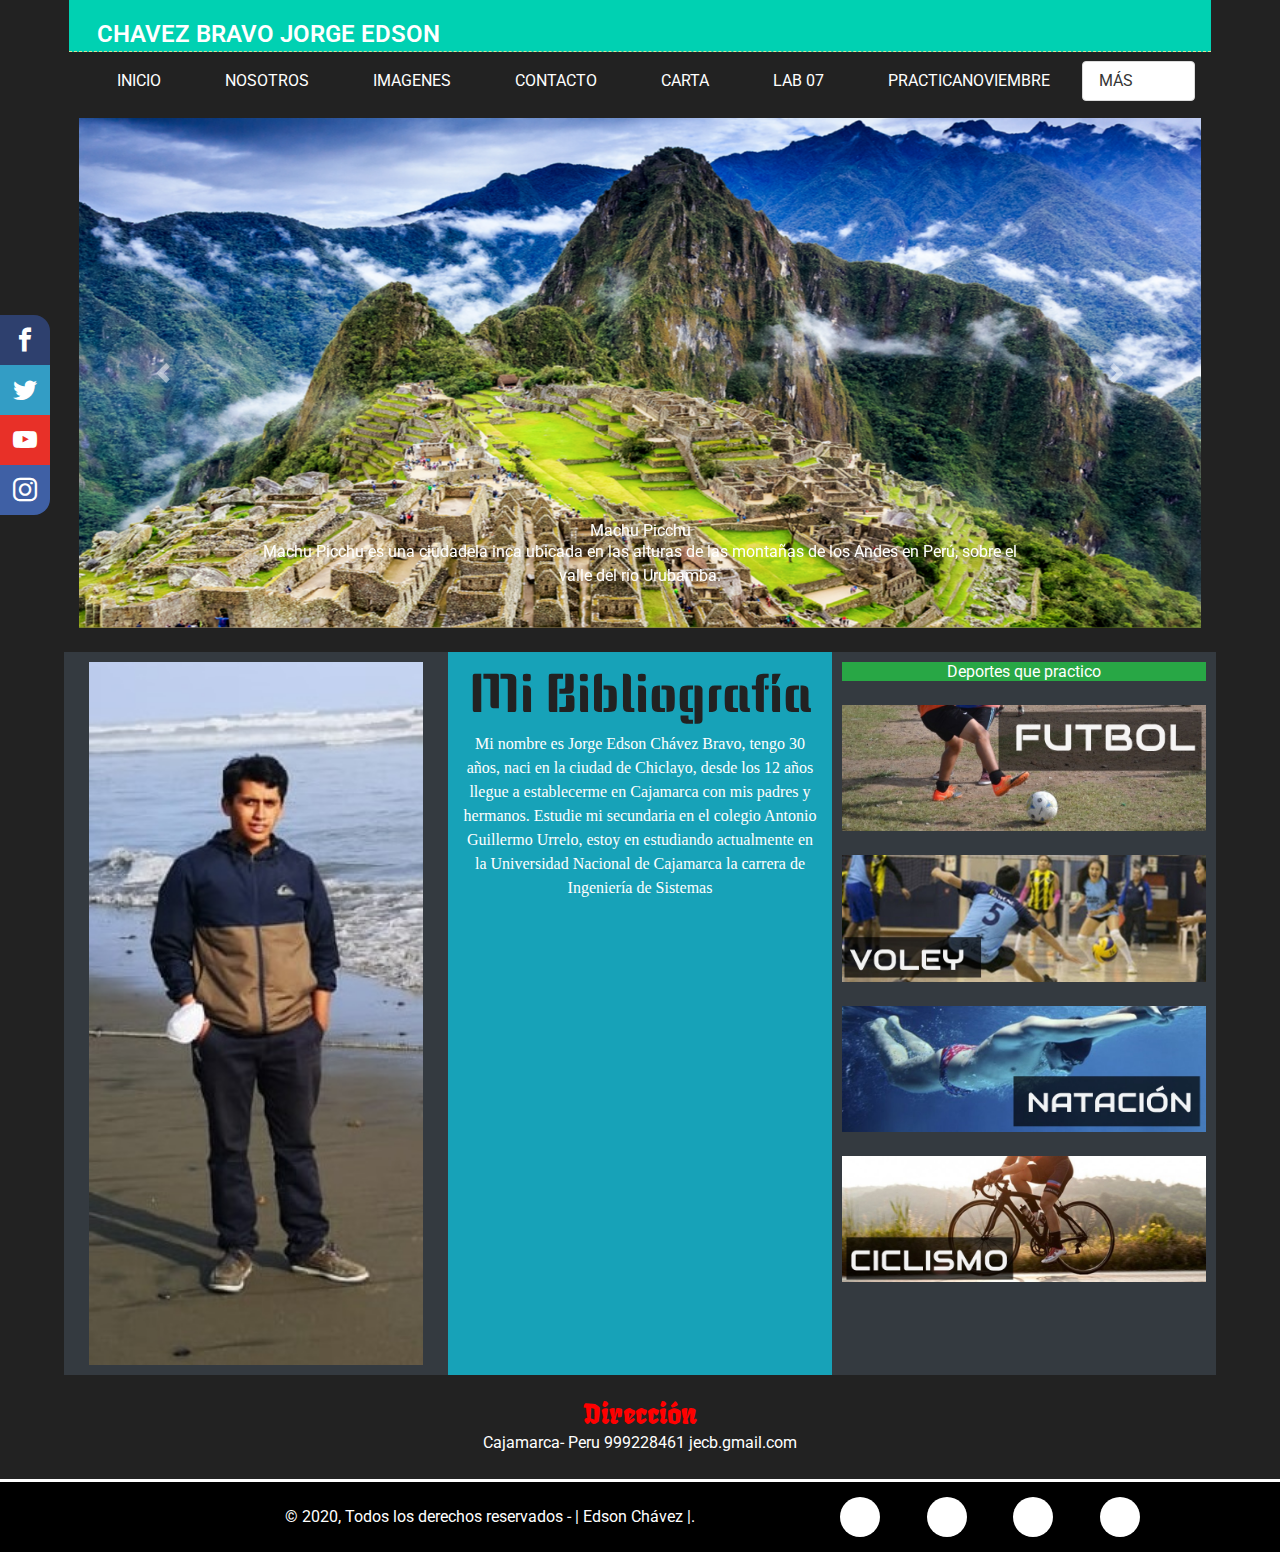
<file: index.html>
<!DOCTYPE html>
<html lang="en">
    <head>
        <meta charset="UTF-8">

        <meta name="viewport" content="width=device-width, initial-scale=1">

       
        <link href="bootstrap/css/bootstrap.min.css" rel="stylesheet">

        <link href="bulma/css/bulma.min.css" rel="stylesheet">

        <link rel="stylesheet" href="font.css">

        <link href="fonts/ArchitectsDaughter-Regular.ttf" rel="stylesheet">
        <link href="https://fonts.googleapis.com/css2?family=Keania+One&display=swap" rel="stylesheet">
        <link href="https://fonts.googleapis.com/css2?family=Fruktur&display=swap" rel="stylesheet">
        
        <link rel="stylesheet" href="estilopersonal.css">
        <meta name="viewport" content="width=device-width, initial-scale=1.0">
        <title>Mi Página Personal</title>

    </head>
    <body>
        
        <!------------------Menu-------------->
        <header class="header">

        <!--------NAVBAR usado de BULMA-->
        <nav class="navbar is-primary">
            <div class="navbar-brand">
                <div class="navbar-item">
                    <p class="title is-4 has-text-white">CHAVEZ BRAVO JORGE EDSON </p>
                </div>
            </div>
    
            <div class="navbar-menu">
                <div class="navbar-end">
                    <div class="navbar-item link">
                        <a class="navbar-a" href="index.html">INICIO</a>
                    </div>
                    <div class="navbar-item">
                        <a class="navbar-a" href="">NOSOTROS</a>
                    </div>
                    <div class="navbar-item">
                        <a class="navbar-a" href="imagenes.html">IMAGENES</a>
                    </div>
                    <div class="navbar-item">
                        <a class="navbar-a" href="contacto.html">CONTACTO</a>
                    </div>
                    <div class="navbar-item">
                        <a class="navbar-a" href="carta05.html">CARTA</a>
                    </div>
                    <div class="navbar-item">
                      <a class="navbar-a" href="lab07.html">Lab 07</a>
                    </div>
                    <div class="navbar-item">
                      <a class="navbar-a" href="practicanoviembre/chavez.html">PracticaNoviembre</a>
                    </div>

                    <!---------dropdown con BULMA-->

                    <div class="dropdown is-hoverable">
                        <div class="dropdown-trigger">
                          <button class="button" aria-haspopup="true" aria-controls="dropdown-menu2">
                            <span>MÁS</span>
                            <span class="icon is-small">
                              <i class="fas fa-angle-down" aria-hidden="true"></i>
                            </span>
                          </button>
                        </div>
                        <div class="dropdown-menu" id="dropdown-menu2" role="menu">
                          <div class="dropdown-content">

                            <div class="dropdown-item is-dark">
                              <a class="button is-link" href="https://www.facebook.com/" target="_blank">Facebook</a>
                            </div>

                            <hr class="dropdown-divider">
                            <div class="dropdown-item">
                              <a class="button is-danger" href="https://www.youtube.com/" target="_blank">Youtube</a>
                            </div>

                          </div>
                        </div>
                      </div>
                      <!---------------------------->
                </div>
            </div>
        </nav>
        <!---------------------FIN DE NAVBAR----------------->
        </header>


        <!---------------Carousel con BOOTSTRAP------------->
        <div class="container myBoot">
            <div id="carouselExampleInterval" class="carousel slide" data-ride="carousel">
                <div class="carousel-inner">
                  <div class="carousel-item active" data-interval="2500">
                    <img src="img/img_lugtur_01.png" class="d-block w-100 miPicture" alt="...">
                    <div class="carousel-caption d-none d-md-block">
                        <h5>Machu Picchu</h5>
                        <p>Machu Picchu es una ciudadela inca ubicada en las alturas de las montañas de los Andes en Perú, 
                            sobre el valle del río Urubamba.</p>
                    </div>

                  </div>

                  <div class="carousel-item" data-interval="2500">
                    <img src="img/img_lugtur_02.jpg" class="d-block w-100 miPicture" alt="...">
                    <div class="carousel-caption d-none d-md-block">
                        <h5>El lago Titicaca</h5>
                        <p>Está formado por dos cuerpos de agua separados por el estrecho de Tiquina; el más grande situado al norte es 
                            denominado lago Mayor o Chucuito y tiene una superficie de 6450 km², estando en esta parte su mayor profundidad 
                            (283 m), cerca de la isla Soto.</p>
                    </div>
                  </div>

                  <div class="carousel-item" data-interval="2500">
                    <img src="img/img_lugtur_03.jpg" class="d-block w-100 miPicture" alt="...">
                    <div class="carousel-caption d-none d-md-block">
                        <h5>Bosque de piedras de Cumbemayo</h5>
                        <p>
                            El sitio es especialmente conocido como yacimiento arqueológico, en el cual destacan las ruinas 
                            de un acueducto pre-incaico que posee unos 8 km de longitud. El acueducto juntaba agua de precipitaciones 
                            y la transportaba hacia la zona del océano Pacífico.
                        </p>
                    </div>
                  </div>

                  <div class="carousel-item" data-interval="2500">
                    <img src="img/img_lugtur_04.jpg" class="d-block w-100 miPicture" alt="...">
                    <div class="carousel-caption d-none d-md-block">
                        <h5>Baños del Inca</h5>
                        <p>Es un balneario medicinal que atrae a miles de personas que buscan, en sus diversas pozas de aguas terapéuticas, 
                            alivio para el cuerpo, la mente y el espíritu.</p>
                    </div>
                  </div>

                </div>
                <a class="carousel-control-prev" href="#carouselExampleInterval" role="button" data-slide="prev">
                  <span class="carousel-control-prev-icon" aria-hidden="true"></span>
                  <span class="sr-only">Previous</span>
                </a>
                <a class="carousel-control-next" href="#carouselExampleInterval" role="button" data-slide="next">
                  <span class="carousel-control-next-icon" aria-hidden="true"></span>
                  <span class="sr-only">Next</span>
                </a>
              </div>

        </div>
        <!----------------------FIN Carousel--------------------------->

<!------------------Redes sociales----------------->

    <div class="social-bar">
        <a href="https://www.facebook.com/" class="icon icon-facebook" target="_blank"></a>
        <a href="https://twitter.com/" class="icon icon-twitter" target="_blank"></a>
        <a href="https://www.youtube.com/" class="icon icon-youtube" target="_blank"></a>
        <a href="https://www.instagram.com/" class="icon icon-instagram" target="_blank"></a>
    </div>

<!-----------------Acerca de---------->
    <br>
    <div class="container">
        <div class="row">

            <div class="col-lg-4 col-md-3 col-sm-6 col-xs-12 bg-dark">
                
                <div class="miBiografia">
                <img class="imgPerfil" src="img/perfil.jpeg" alt="perfil">
                </div>

            </div>
              
            <div class="bg-info col-lg-4 col-md-6 col-sm-6 col-xs-12">

                <aside class="">
                    <p class="styleGooFontsB"> Mi Bibliografía</p>
                    <p class="styleGooFonts"> Mi nombre es Jorge Edson Chávez Bravo, tengo 30 años, naci en la ciudad de Chiclayo,
                    desde los 12 años llegue a establecerme en Cajamarca con mis padres y hermanos.
                    Estudie mi secundaria en el colegio Antonio Guillermo Urrelo, estoy en estudiando
                    actualmente en la Universidad Nacional de Cajamarca la carrera de Ingeniería de Sistemas </p>
                </aside>

            </div >

            <div class="miSpacio col-lg-4 col-md-3 col-sm-12 col-xs-12 bg-dark">
                <h2 class="bg-success">Deportes que practico</h2><br>
                <img alt="" src="img/img_dep_01.jpg"><br><br>
                <img alt="" src="img/img_dep_03.jpg"><br><br>
                <img alt="" src="img/img_dep_02.jpg"><br><br>
                <img alt="" src="img/img_dep_04.jpg"><br>
            </div>

        </div>

        <div class="row"></div>
    </div>

    <!-------------------Jquery--------------->
    <script src="bootstrap/js/jquery-3.5.1.min.js"></script>
    <script src="bootstrap/js/bootstrap.min.js"></script>


    </body>
  
		
<br>
<div class="footer-columna">

	<h3 class="txtGooFonts">Dirección</h3>
	<span class="fa fa-map-marker">Cajamarca- Peru</span>
	<span class="fa fa-phone"> 999228461</span>
    <span class="fa fa-envelope">jecb.gmail.com</span> 

</div>
<br>
				
			
		

		<div class="footer-copy-redes">
			<div class="main-copy-redes">
				<div class="footer-copy">
					&copy; 2020, Todos los derechos reservados - | Edson Chávez |.
				</div>
				<div class="footer-redes">
					<a href="#" class="fa fa-facebook"></a>
					<a href="#" class="fa fa-twitter"></a>
					<a href="#" class="fa fa-youtube-play"></a>
					<a href="#" class="fa fa-github"></a>
				</div>
			</div>
		</div>
	
</html>
</file>
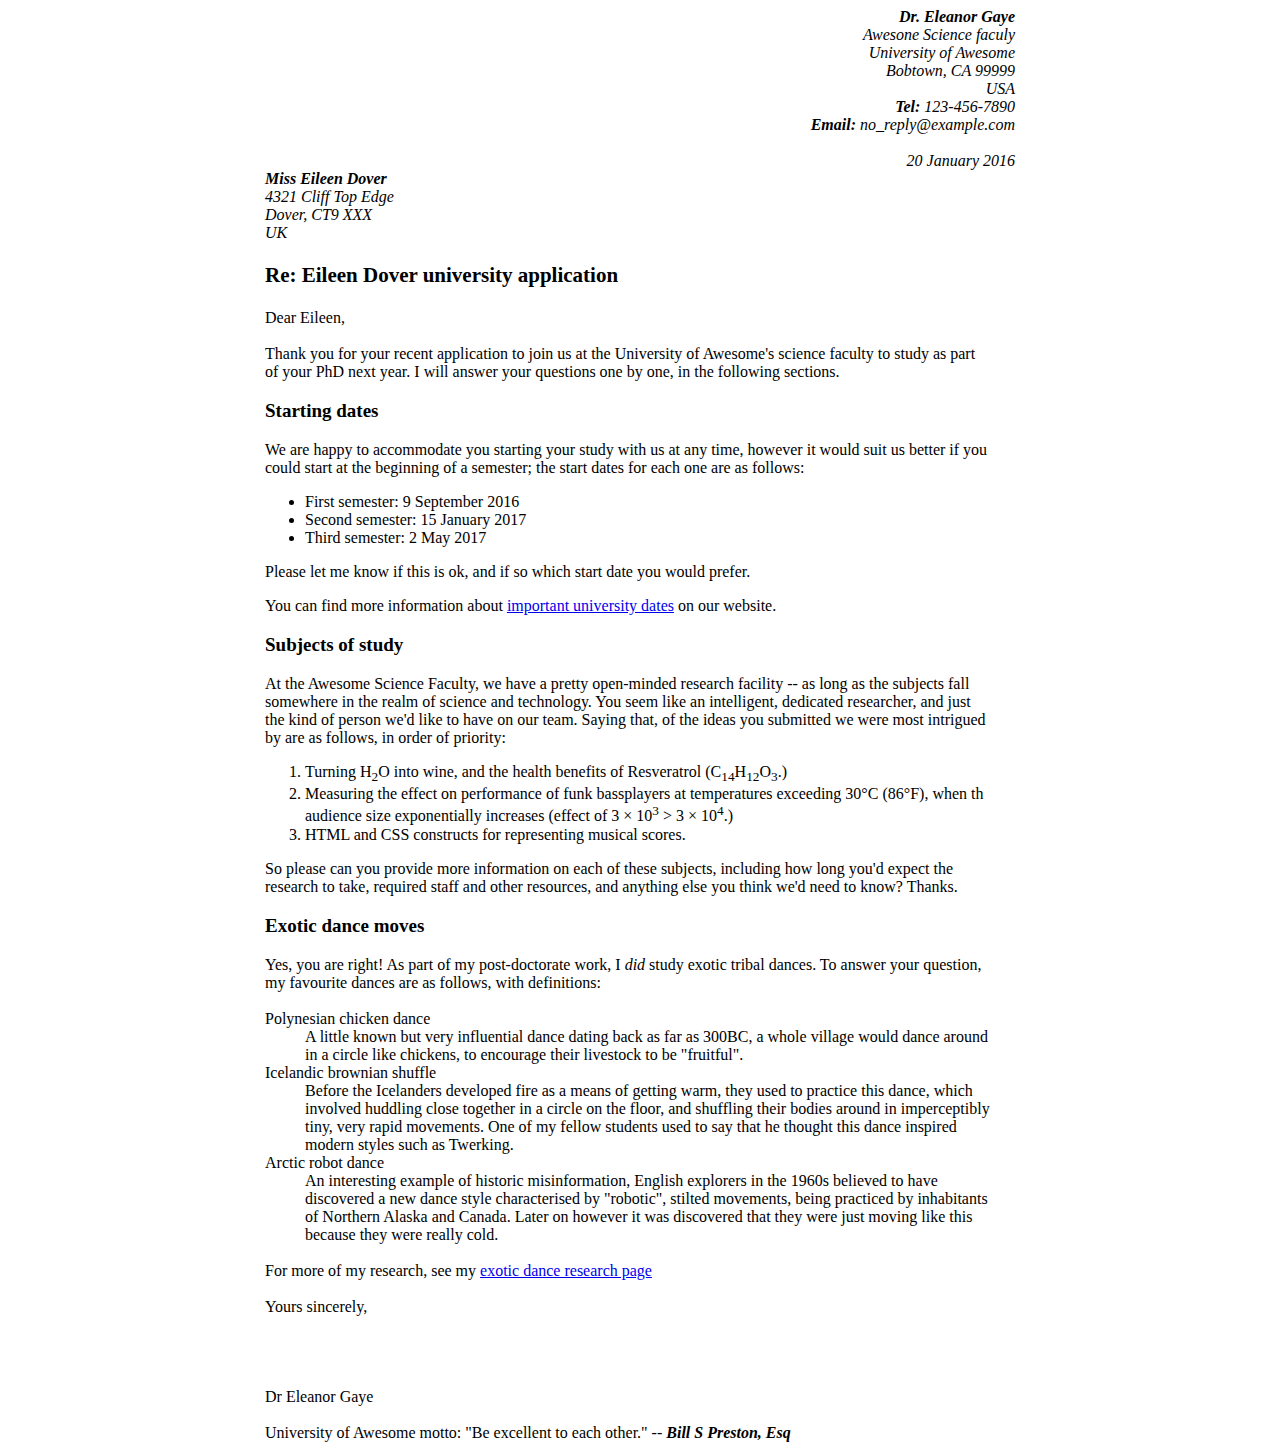
<file: carta05.html>
<!DOCTYPE html>
<html lang="es">
<head>

    <link rel="stylesheet" href="carta.css">

</head>
<body>
    
    <div id="cuerpoCarta">

        <div class="enCursiva txtDer">

            <h class="enNegrita">Dr. Eleanor Gaye</h>
                <br>
                Awesone Science faculy<br>
                University of Awesome<br>
                Bobtown, CA 99999<br>
                USA<br>
                <h class="enNegrita">Tel:</h> 123-456-7890<br>
                <h class="enNegrita">Email:</h> no_reply@example.com<br>
            <br>
                20 January 2016
        </div>
        
        <div class="enCursiva txtIzq">
            <h class="enNegrita">Miss Eileen Dover</h>
            <br>4321 Cliff Top Edge
            <br>Dover, CT9 XXX
            <br>UK
        </div>


        <p class="enNegrita tituloA">Re: Eileen Dover university application</p>

        <p>Dear Eileen,<br><br>

            Thank you for your recent application to join us at the University of Awesome's science faculty to study as part<br>
            of your PhD next year. I will answer your questions one by one, in the following sections.
        </p>

        <p class="enNegrita tituloB">Starting dates</p>

        <p>We are happy to accommodate you starting your study with us at any time, however it would suit us better if you<br>
        could start at the beginning of a semester; the start dates for each one are as follows:</p>

        <ul>
            <li>First semester: <time datetime="2016-09-09">9 September 2016</time></li>
            <li>Second semester: <time datetime="2017-01-15">15 January 2017</time></li>
            <li>Third semester: <time datetime="2017-05-02">2 May 2017</time></li>
        </ul>

        <p>Please let me know if this is ok, and if so which start date you would prefer.</p>

        <p>You can find more information about <a href="#">important university dates</a> on our website.</p>

        <p class="enNegrita tituloB">Subjects of study</p>

        <p>
        At the Awesome Science Faculty, we have a pretty open-minded research facility -- as long as the subjects fall<br>
        somewhere in the realm of science and technology. You seem like an intelligent, dedicated researcher, and just<br>
        the kind of person we'd like to have on our team. Saying that, of the ideas you submitted we were most intrigued<br>
        by are as follows, in order of priority:
        </p>

        <ol>
            <li>Turning H<sub>2</sub>O into wine, and the health benefits of Resveratrol (C<sub>14</sub>H<sub>12</sub>O<sub>3</sub>.)</li>
            <li>Measuring the effect on performance of funk bassplayers at temperatures exceeding 30°C (86°F), when th<br>
                audience size exponentially increases (effect of 3 × 10<sup>3</sup> > 3 × 10<sup>4</sup>.)</li>
            <li>HTML and CSS</abbr> constructs for representing musical scores.</li>
        </ol>

        <p>So please can you provide more information on each of these subjects, including how long you'd expect the<br>
        research to take, required staff and other resources, and anything else you think we'd need to know? Thanks.
        </p>


        <p class="enNegrita tituloB">Exotic dance moves</p>

        Yes, you are right! As part of my post-doctorate work, I <h class="enCursiva">did</h> study exotic tribal dances. To answer your question,<br>
        my favourite dances are as follows, with definitions:
        <br><br>
        Polynesian chicken dance<br>
            <div class="corridaDer">A little known but very influential dance dating back as far as 300BC, a whole village would dance around<br>
                in a circle like chickens, to encourage their livestock to be "fruitful".</div>
        Icelandic brownian shuffle
            <div class="corridaDer">Before the Icelanders developed fire as a means of getting warm, they used to practice this dance, which<br>
                involved huddling close together in a circle on the floor, and shuffling their bodies around in imperceptibly<br>
                tiny, very rapid movements. One of my fellow students used to say that he thought this dance inspired<br>
                modern styles such as Twerking.</div>
        Arctic robot dance
            <div class="corridaDer">An interesting example of historic misinformation, English explorers in the 1960s believed to have<br>
                discovered a new dance style characterised by "robotic", stilted movements, being practiced by inhabitants<br>
                of Northern Alaska and Canada. Later on however it was discovered that they were just moving like this<br>
                because they were really cold.</div>
        <br>
        For more of my research, see my <a href="#">exotic dance research page</a>
        <br><br>
        Yours sincerely,<br><br><br><br><br>
        Dr Eleanor Gaye<br><br>
        University of Awesome motto: "Be excellent to each other." -- <h class="enNegrita enCursiva">Bill S Preston, Esq</h>
    </div>
</body>
</html>
</file>
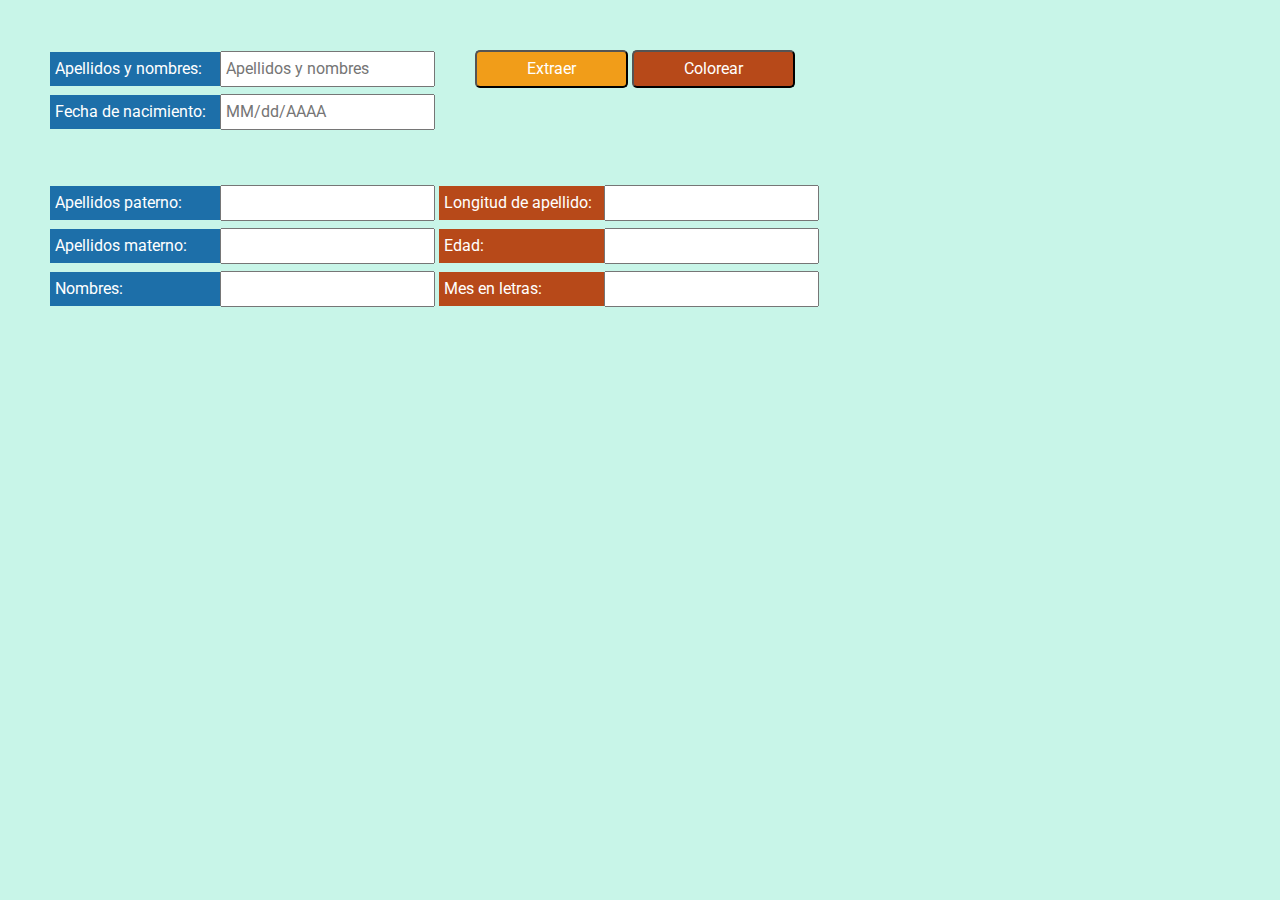
<file: lab07.html>
<html>

    <head>
        <link href="bootstrap/css/bootstrap.min.css" rel="stylesheet">

        <link rel="stylesheet" href="estilopersonal.css">
    </head>

<body id="pLabSeven">
    
    <div class="myForm">

        <label class="myLabel" id="myLabelP">Apellidos y nombres:&nbsp</label><input id="datos" type="text" class="myTxt" placeholder="Apellidos y nombres">
        &nbsp&nbsp&nbsp&nbsp&nbsp&nbsp&nbsp&nbsp
        <!-----------------------BOTON EXTRAER------------------------------------------->
        <button type="button" class="myBtn" id="separar">Extraer</button>
        <!------------------------------------------------------------------------------>

        <!-----------------------BOTON COLOREAR---------------------------------------->
        <button type="button" class="myBtnColor" id="colorear" >Colorear</button><br>
        <!----------------------------------------------------------------------------->
        <label class="myLabel" id="myLabelP2">Fecha de nacimiento:</label><input id="fecha" type="text" class="myTxt" placeholder="MM/dd/AAAA">
        <br><br><br>

        <label class="myLabel" id="myLabel" >Apellidos paterno:</label><input id="aPaterno" type="text" class="myTxt">
        <label class="myLabelR" id="myLabelA">Longitud de apellido:</label><input id="longitud" type="text" class="myTxt"><br>
        
        <label class="myLabel" id="myLabel2">Apellidos materno:</label><input id="aMaterno" type="text" class="myTxt">
        <label class="myLabelR" id="myLabelA2">Edad:</label><input id="edad" type="text" class="myTxt"><br>

        <label class="myLabel" id="myLabel3">Nombres:</label><input id="aNombre" type="text" class="myTxt">
        <label class="myLabelR" id="myLabelA3">Mes en letras:</label><input id="mes" type="text" class="myTxt"><br>
        
    </div>

    <script src="js/lab07.js"></script>

</body>
</html>
</file>
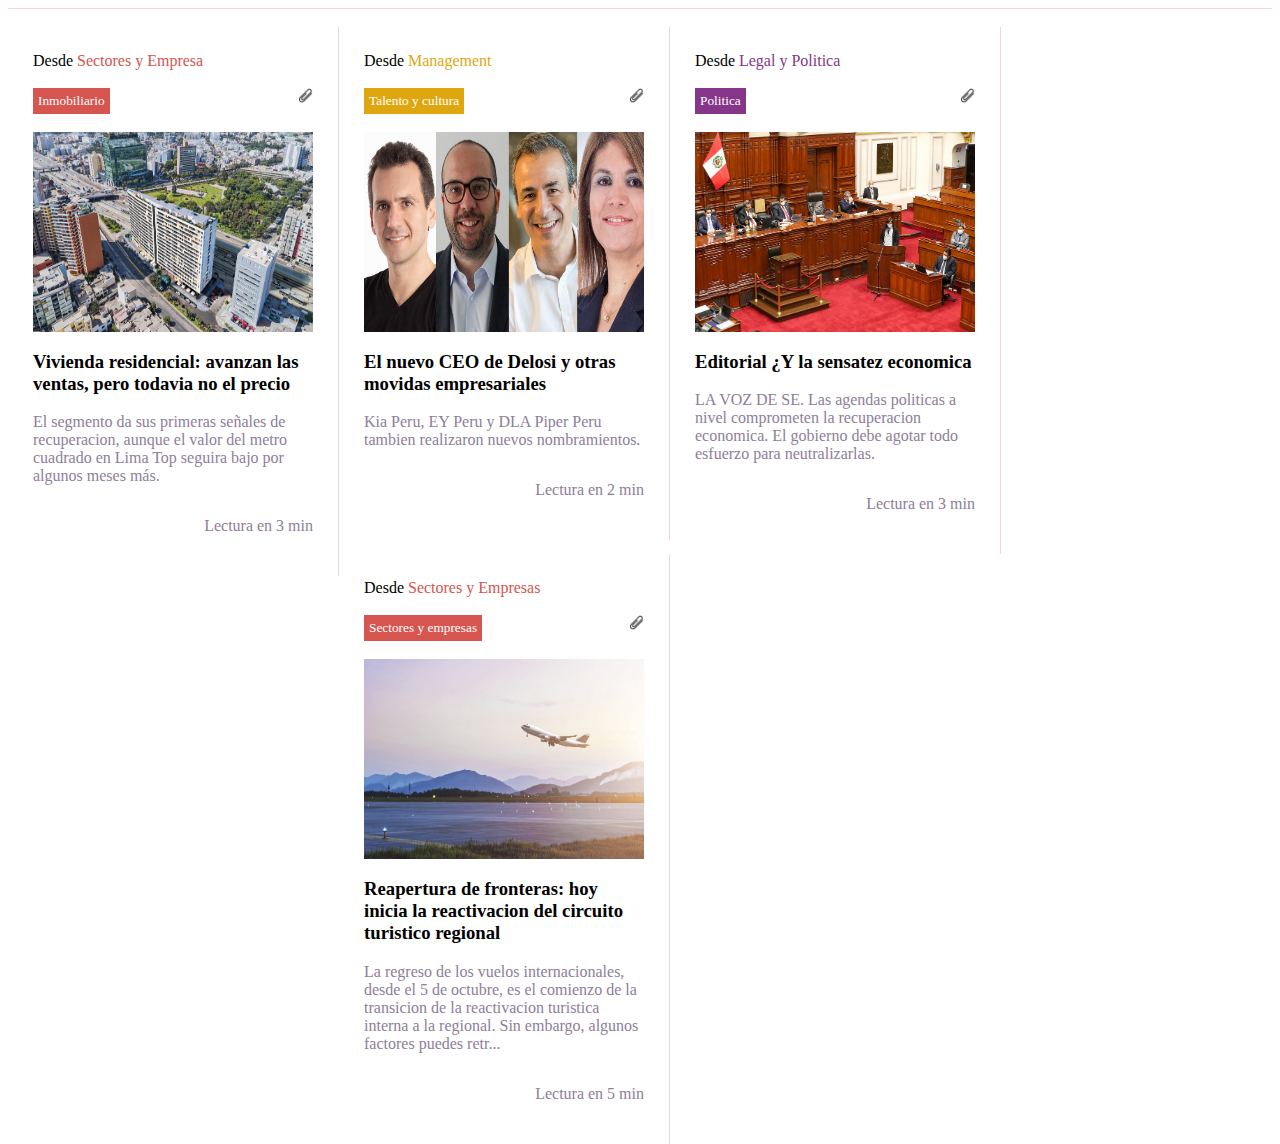
<file: practicanoviembre/chavez.html>
<html>

    <head>
      <link href="styles/chavez.css" rel="stylesheet">
    </head>

<body>

  <div class="lineaTop"></div><br>

  <div class="columnNoticia">
  <div class="titulo">
    Desde <span class="span1">Sectores y Empresa</span>
  </div><br>
  
  <div class="botones">
    <button class="btnUno">Inmobiliario</button>
    <img  class="imgPekeña" src="images/c.png" width="15px"  onclick="cambioUno()">
  </div><br>

  <img class="imgN" src="images/inmobiliario.jpg">

  <div class="cuerpoNoticia">
    <h3>Vivienda residencial: avanzan las ventas, pero todavia no el precio</h3>
    <p>El segmento da sus primeras señales de recuperacion, aunque el valor del metro cuadrado en Lima Top seguira bajo por algunos meses más.</p>
  </div>

  <p id="txtCambiarUno" style="float:right;">Lectura en 3 min</p>

  </div>


  <div class="columnNoticia">
    <div class="titulo">
      Desde <span class="span2">Management</span>
    </div><br>
    
    <div class="botones">
      <button class="btnDos" onclick="fecha()">Talento y cultura</button>
      <img  class="imgPekeña" src="images/c.png" width="15px">
    </div><br>

    <img class="imgN" src="images/talento y cultura.jpg">
  
    <div class="cuerpoNoticia">
      <h3>El nuevo CEO de Delosi y otras movidas empresariales</h3>
      <p>Kia Peru, EY Peru y DLA Piper Peru tambien realizaron nuevos nombramientos.</p>
    </div>

    <p id="txtCambiarDos" style="float:right;">Lectura en 2 min</p>
    <br><br>
    <div  id="mostrarFecha"></div>
  
    </div>




    <div class="columnNoticia">
      <div class="titulo">
        Desde <span class="span3">Legal y Politica</span>
      </div><br>
      
      <div class="botones">
        <button class="btnTres">Politica</button>
        <img class="imgPekeña"  src="images/c.png" width="15px"  onclick="cambioTres()"><br>
      </div><br>

      <img class="imgN" src="images/politica.jpg">
    
      <div class="cuerpoNoticia">
        <h3>Editorial ¿Y la sensatez economica</h3>
        <p>LA VOZ DE SE. Las agendas politicas a nivel comprometen la recuperacion economica. El gobierno debe agotar todo esfuerzo para neutralizarlas.</p>
      </div>
    

      <p id="txtCambiarTres" style="float:right;">Lectura en 3 min</p>

      </div>



      <div class="columnNoticia">
        <div class="titulo">
          Desde <span class="span4">Sectores y Empresas</span>
        </div><br>
        
        <div class="botones">
          <button class="btnCuatro" onclick="mostraImagenes()">Sectores y empresas</button>
          <img class="imgPekeña" src="images/c.png" width="15px">
        </div><br>

        <img class="imgN" id="imgMostrar" src="images/turismo.jpg">


        <div class="imgCinco" id="imgs">
          <img src="images/img01.jpg"><br><br>
          <img src="images/img02.jpg"><br><br>
          <img src="images/img03.jpg"><br><br>
          <img src="images/img04.jpg"><br><br>
          <img src="images/img05.jpg">
        </div>
      
        <div class="cuerpoNoticia">
          <h3>Reapertura de fronteras: hoy inicia la reactivacion del circuito turistico regional</h3>
          <p>La regreso de los vuelos internacionales, desde el 5 de octubre, es el comienzo de la transicion de la reactivacion turistica interna a la regional. Sin embargo, algunos factores puedes retr...</p>
        </div>

        <p id="txtCambiarCuatro" style="float:right;">Lectura en 5 min</p>
      
        </div>



<script src="scripts/chavez.js" ></script>

</body>
</html>
</file>
<file: font.css>
@font-face {
  font-family: 'icomoon';
  src:  url('fonts/icomoon.eot?i226ha');
  src:  url('fonts/icomoon.eot?i226ha#iefix') format('embedded-opentype'),
    url('fonts/icomoon.ttf?i226ha') format('truetype'),
    url('fonts/icomoon.woff?i226ha') format('woff'),
    url('fonts/icomoon.svg?i226ha#icomoon') format('svg');
  font-weight: normal;
  font-style: normal;
}

[class^="icon-"], [class*=" icon-"] {
  /* use !important to prevent issues with browser extensions that change fonts */
  font-family: 'icomoon' !important;
  speak: none;
  font-style: normal;
  font-weight: normal;
  font-variant: normal;
  text-transform: none;
  line-height: 1;

  /* Better Font Rendering =========== */
  -webkit-font-smoothing: antialiased;
  -moz-osx-font-smoothing: grayscale;
}


.icon-facebook:before {
  content: "\ea90";
}
.icon-instagram:before {
  content: "\ea92";
}
.icon-twitter:before {
  content: "\ea96";
}
.icon-youtube:before {
  content: "\ea9d";
}
</file>
<file: estilopersonal.css>
@import url('https://fonts.googleapis.com/css2?family=Roboto&display=swap');
body {
	
	/*background-image: url("img/fondo.jpg");*/
	background-color: #222;
	background-size: cover;
	color:white;
}

body {
    text-align: center;
    font-family: 'Roboto', sans-serif;
}


.myBoot{
	padding-top: 25px;
}

.miPicture{
	height: 510px;
}


.navbar {
    height: 40px;
    background: #212121;
	border-bottom: 1px dashed #d6e199;
	
	display: inline-block;
}

.navbar a {
    padding: 0 20px;
    color: #fff;
    text-decoration: none;
    text-transform: uppercase;
    font: 20px;
}

.miBiografia{
	padding: 10px;
}
/**********Estilos formulario lab07********************/
#pLabSeven{
	background-color: #C8F5E8;
}

.myForm{
	padding-top: 50px;
	padding-left: 50px;
	text-align: left;
}
/**************BTON EXTRAER*****************/
.myBtn{
	padding: 5px 50px 5px 50px;
	background-color: #F19D19;
	border-radius: 5px;
	color: white;
}
/**************BTN COLOREAR****************/
.myBtnColor{
	padding: 5px 50px 5px 50px;
	background-color: #B74919;
	border-radius: 5px;
	color: white;
}

.myLabel{
	padding: 5px;
	width: 170px;
	background-color: #1D6FA9;
	color: white;
}

.myLabelR{
	padding: 5px;
	width: 165px;
	background-color: #B74919;
	color: white;
}

.PintarR{
	padding: 5px;
	width: 170px;
	background-color: #B74919;
	color: white;
}

.PintarA{
	padding: 5px;
	width: 165px;
	background-color: #1D6FA9;
	color: white;
}

.PintarBTN{
	padding: 5px 50px 5px 50px;
	background-color: #1D6FA9;
	border-radius: 5px;
	color: white;
}

.myTxt{
	margin-left: 0px;
	padding: 4px;
}
/********** CSS para el navbar**************/

.navbar-a:hover {
	color: #00D1B2; 
}
	
/***************************************/

/*CSS de redes sociales*/

.social-bar {
	position: fixed;
	left: 0;
	top: 35%;
	font-size: 1.5rem;
	display: flex;
	flex-direction: column;
	align-items: flex-end;
	z-index: 100;
}

.icon {
	color: white;
	text-decoration: none;
	padding: 25px;
	display: flex;
	transition: all .5s;
}

.icon-facebook {
	background: #2E406E;
}

.icon-twitter {
	background: #339DC5;
}

.icon-youtube {
	background: #E83028;
}

.icon-instagram {
	background: #3F60A5;
}

.icon:first-child {
	border-radius:  0 1rem 0 0;
}

.icon:last-child {
	border-radius: 0 0 1rem 0 ;
}

.icon:hover {
	padding-bottom: 3rem;
	background-color: white;
	box-shadow: 0 0 .5rem rgba(0.42, 0, 0, 0);
}
/***********************************************/

.miSpacio{
	padding: 10px;
}
.imgPerfil{
	width: 450px;
}

.styleGooFonts{
	
	font-family: 'Architects Daughter', cursive;
}
.styleGooFontsB{
	color:#222;
	font-family: 'Keania One', cursive;
	font-size: 40pt
}

.txtGooFonts{
	font-family: 'Fruktur', cursive;
	font-size: 20pt;
	color:red;
}


/*Estilos formulario*/
#textoContacto {
	width: 500px;
	position: relative;
}

#textoContacto h3 {
	font-size: 3.5em;
	font-family: Helvetica, arial;
	font-weight: 100;
	-webkit-transform: rotate(-90deg); 
	-moz-transform: rotate(-90deg);
	
	color:#d3e11d;
	
	position: absolute;
	top: 200px;
	left: -80px;
}
#formulario {
    width:435px;
    margin:auto;

    font-family: Helvetica, Verdana, Geneva, sans-serif;
    font-size: .8em;
    
    padding:15px;
    
    padding-bottom: 50px;
    padding-left:90px;
    position: relative;
    
    background: url(images/content/contactoBG2.png) no-repeat left;
}
#formulario label{
	display: block;
	float:left;
	width:175px;
    font-weight:bold;
    font-size:12px;
    
    padding-top:5px;
    
    position: relative;
}

label.error { 
	width:175px;
	margin-top:-17px;
	
	color:#ff0000;
	
	float: left;
	
	font-size:1em;
}

#formulario input{
	display: block;
	float:left;
	width:250px;
	margin-bottom: 7px;
}

#formulario textarea{
	display: block;
	float:left;
	width:254px;
	height: 200px;
	margin-bottom: 5px;
	
	resize: none;
}

#formulario .botonAcceder{
	width: 175px;
	height: 30px;
	background: #d3e11d;
	border:none;
	margin:auto;
	
	position: absolute;
	right: 0;
	left: 0;
	bottom: 10px;
	
	color:#535353;
}

#formulario .botonAcceder:hover{
	background: #535353;
	color:#d3e11d;
}

#formulario #aster {
	color:#ff0000;
}

#textoContacto {
	color:#535353;
}

.thanks{
	color:red;
	text-align:center;
	height:220px;
	
	margin-top: 100px;
	font-size:1em;
}
.adress{
	height: 40px;
    background: #212121;
	border-bottom: 1px dashed #d6e199;
	
	display: inline-block;
}
footer {
	width: 100%;
	font-family: Raleway;
}


.footer-main {
	width: 98%;
	max-width: 1000px;
	margin: auto;
	padding: 50px 0;
	display: flex;
	flex-wrap: wrap;
}

.footer-main .footer-columna {
	width: calc(100% / 3);
	text-align: justify;
}


.footer-main .footer-columna:nth-child(2) {
	padding: 0 20px;
}

.footer-main .footer-columna h3 {
	font-size: 32px;
	color: #00C6EE;
	margin-bottom: 20px;
}

.footer-main .footer-columna input[type="email"] {
	border: none;
	width: 100%;
	border: 1px solid #00C6EE;
	font-size: 14px;
	padding: 10px;
	font-family: Raleway;
}

.footer-main .footer-columna input[type="submit"] {
	border: none;
	background: #00C6EE;
	color: #fff;
	padding: 10px 40px;
	font-size: 18px;
	margin-top: 10px;
	cursor: pointer;
	font-family: Raleway;
}

.footer-main .footer-columna span p {
	display: inline-block;
	margin-left: 5px;
	margin-bottom: 15px;
	font-family: Raleway;
}

.footer-copy-redes {
	width: 100%;
	background: #000;
	border-top: 3px solid #fff;
}

.main-copy-redes {
	width: 98%;
	max-width: 1000px;
	padding: 15px 0;
	margin: auto;
	display: flex;
	flex-wrap: wrap;
	justify-content: space-between;
	-ms-align-items: center;
	align-items: center;
}

.main-copy-redes .footer-copy {
	width: 70%;
	color: #fff;
}

.main-copy-redes .footer-redes {
	width: 30%;
	display: flex;
	flex-wrap: wrap;
	justify-content: space-between;
}


.main-copy-redes .footer-redes a {
	display: inline-block;
	text-decoration: none;
	width: 40px;
	height: 40px;
	line-height: 40px;
	border-radius:50%;
	background: #fff;
	color: #000;
	text-align: center;
}

@media screen  and (max-width: 750px) {
	.info-main {
		padding: 30px 100px;
	}

	.footer-main .footer-columna {
		padding: 0 10px;
	}

	.footer-main .footer-columna h3 {
		font-size: 28px;
	}

	.footer-main .footer-columna p {
		font-size: 14px;
	}
}

@media screen  and (max-width: 640px) {
	.info-main {
		padding: 30px 30px;
	}

	.info-main h3 {
		font-size: 30px;
	}

	.footer-main {
		padding: 10px 0;
	}

	.footer-main .footer-columna {
		width: 100%;
		text-align: center;
		margin: 10px 0;
	}

	.footer-main .footer-columna h3 {
		margin-bottom: 5px;
	}

	.footer-main .footer-columna span {
		display: block;
	}
	
	.main-copy-redes .footer-copy {
		width: 100%;
		text-align: center;
		margin-bottom: 20px;
	}

	.main-copy-redes .footer-redes {
		width: 80%;
		margin: auto;
	}

}
</file>
<file: carta.css>
#cuerpoCarta{
    width: 750px;
    height: auto;
    margin: 0 auto;
}
.enNegrita{
    font-weight: bold;
}
.enCursiva{
    font-style: oblique;
}
.txtDer{
    text-align: right;
}
.txtIzq{
    text-align: left;
}
.tituloA{
    font-weight: bold;
    font-size: 21px;
}
.tituloB{
    font-weight: bold;
    font-size: 19px;
}
.corridaDer{
    padding-left: 40px;
}
</file>
<file: practicanoviembre/styles/chavez.css>
body{
    font-family: "Arial Black";
}
.columnNoticia{
    float: left;
    display: block;
    width: 280px;
    padding: 25px;
    border-right: solid #F5D5D4 1px;
}
.lineaTop{
    border-top: solid #F5D5D4 1px;
}
.span1{
    color: #D6554F;
}
.span2{
    color:  #DFA70F;
}
.span3{
    color: #853688;
}
.span4{
    color: #D6554F;
}

h3{
    font-family: 'Lucida Sans', 'Lucida Sans Regular';
}

p{
    color: #8E7E98;
    font-family:'Lucida Sans' ;
}

.imgN{
    width:100%;
    height: 200px;
}
.imgPekeña{
    float: right;
}


.btnUno{
    padding: 5px;
    background-color: #D6554F;
    border: none;
    color: white;
    font-family: "Arial Black";
}
.btnDos{
    padding: 5px;
    background-color: #DFA70F;
    border: none;
    color: white;
    font-family: "Arial Black";
}
.btnTres{
    padding: 5px;
    background-color: #853688;
    border: none;
    color: white;
    font-family: "Arial Black";
}
.btnCuatro{
    padding: 5px;
    background-color: #D6554F;
    border: none;
    color: white;
    font-family: "Arial Black";
}

.imgCinco{
   display: none;
}
</file>
